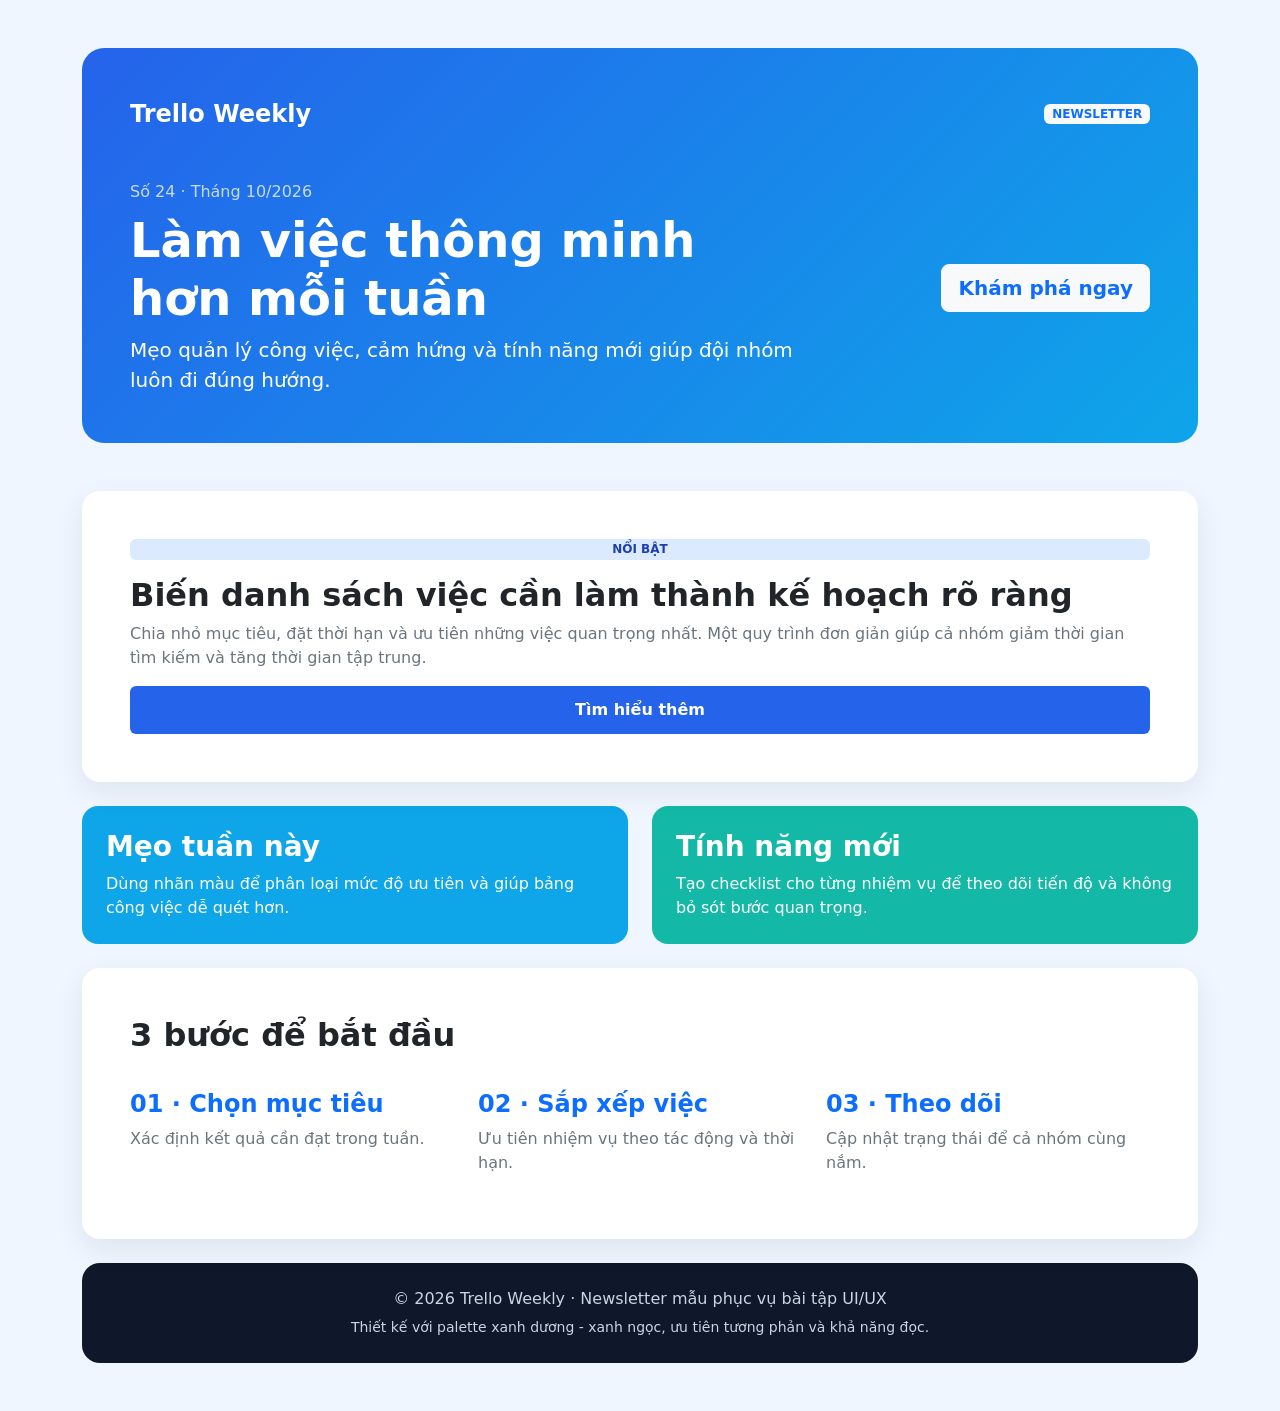
<file: newsletter-uiux/newsletter_version1.html>
<!doctype html>
<html lang="vi">
<head>
<meta charset="UTF-8"><meta name="viewport" content="width=device-width, initial-scale=1">
<title>Newsletter - Ocean Fresh</title>
<link href="https://cdn.jsdelivr.net/npm/bootstrap@5.3.3/dist/css/bootstrap.min.css" rel="stylesheet">
<style>
:root{--primary:#2563EB;--secondary:#0EA5E9;--accent:#14B8A6;--dark:#0F172A;--light:#EFF6FF}
body{background:var(--light);color:var(--dark);font-family:system-ui,-apple-system,"Segoe UI",sans-serif}
.hero{background:linear-gradient(135deg,var(--primary),var(--secondary));border-radius:22px}
.card{border:0;border-radius:18px;box-shadow:0 10px 30px rgba(15,23,42,.08)}
.feature{background:var(--secondary);color:white}.feature.alt{background:var(--accent)}
.btn-main{background:var(--primary);color:white;border:0;padding:.75rem 1.5rem;font-weight:700}.btn-main:hover{background:#1D4ED8;color:white}
.badge-soft{background:#DBEAFE;color:#1E40AF}
footer{background:var(--dark);color:#CBD5E1;border-radius:18px}
</style>
</head>
<body>
<div class="container py-4 py-md-5">
<header class="hero text-white p-4 p-md-5 mb-4 mb-md-5">
<div class="d-flex justify-content-between align-items-center mb-5"><strong class="fs-4">Trello Weekly</strong><span class="badge bg-light text-primary">NEWSLETTER</span></div>
<div class="row align-items-center"><div class="col-lg-8"><p class="mb-2 opacity-75">Số 24 · Tháng 10/2026</p><h1 class="display-5 fw-bold">Làm việc thông minh hơn mỗi tuần</h1><p class="lead mb-0">Mẹo quản lý công việc, cảm hứng và tính năng mới giúp đội nhóm luôn đi đúng hướng.</p></div><div class="col-lg-4 text-lg-end mt-4 mt-lg-0"><a class="btn btn-light btn-lg fw-bold text-primary" href="#content">Khám phá ngay</a></div></div>
</header>
<section id="content" class="card p-4 p-md-5 mb-4"><span class="badge badge-soft mb-3">NỔI BẬT</span><h2 class="fw-bold">Biến danh sách việc cần làm thành kế hoạch rõ ràng</h2><p class="text-secondary">Chia nhỏ mục tiêu, đặt thời hạn và ưu tiên những việc quan trọng nhất. Một quy trình đơn giản giúp cả nhóm giảm thời gian tìm kiếm và tăng thời gian tập trung.</p><a href="#" class="btn btn-main">Tìm hiểu thêm</a></section>
<section class="row g-4 mb-4">
<div class="col-md-6"><article class="feature h-100 p-4 rounded-4"><h3 class="fw-bold">Mẹo tuần này</h3><p class="mb-0">Dùng nhãn màu để phân loại mức độ ưu tiên và giúp bảng công việc dễ quét hơn.</p></article></div>
<div class="col-md-6"><article class="feature alt h-100 p-4 rounded-4"><h3 class="fw-bold">Tính năng mới</h3><p class="mb-0">Tạo checklist cho từng nhiệm vụ để theo dõi tiến độ và không bỏ sót bước quan trọng.</p></article></div>
</section>
<section class="card p-4 p-md-5 mb-4"><h2 class="fw-bold">3 bước để bắt đầu</h2><div class="row g-4 mt-1"><div class="col-md-4"><h4 class="fw-bold text-primary">01 · Chọn mục tiêu</h4><p class="text-secondary">Xác định kết quả cần đạt trong tuần.</p></div><div class="col-md-4"><h4 class="fw-bold text-primary">02 · Sắp xếp việc</h4><p class="text-secondary">Ưu tiên nhiệm vụ theo tác động và thời hạn.</p></div><div class="col-md-4"><h4 class="fw-bold text-primary">03 · Theo dõi</h4><p class="text-secondary">Cập nhật trạng thái để cả nhóm cùng nắm.</p></div></div></section>
<footer class="text-center p-4"><p class="mb-1">© 2026 Trello Weekly · Newsletter mẫu phục vụ bài tập UI/UX</p><small>Thiết kế với palette xanh dương - xanh ngọc, ưu tiên tương phản và khả năng đọc.</small></footer>
</div></body></html>
</file>
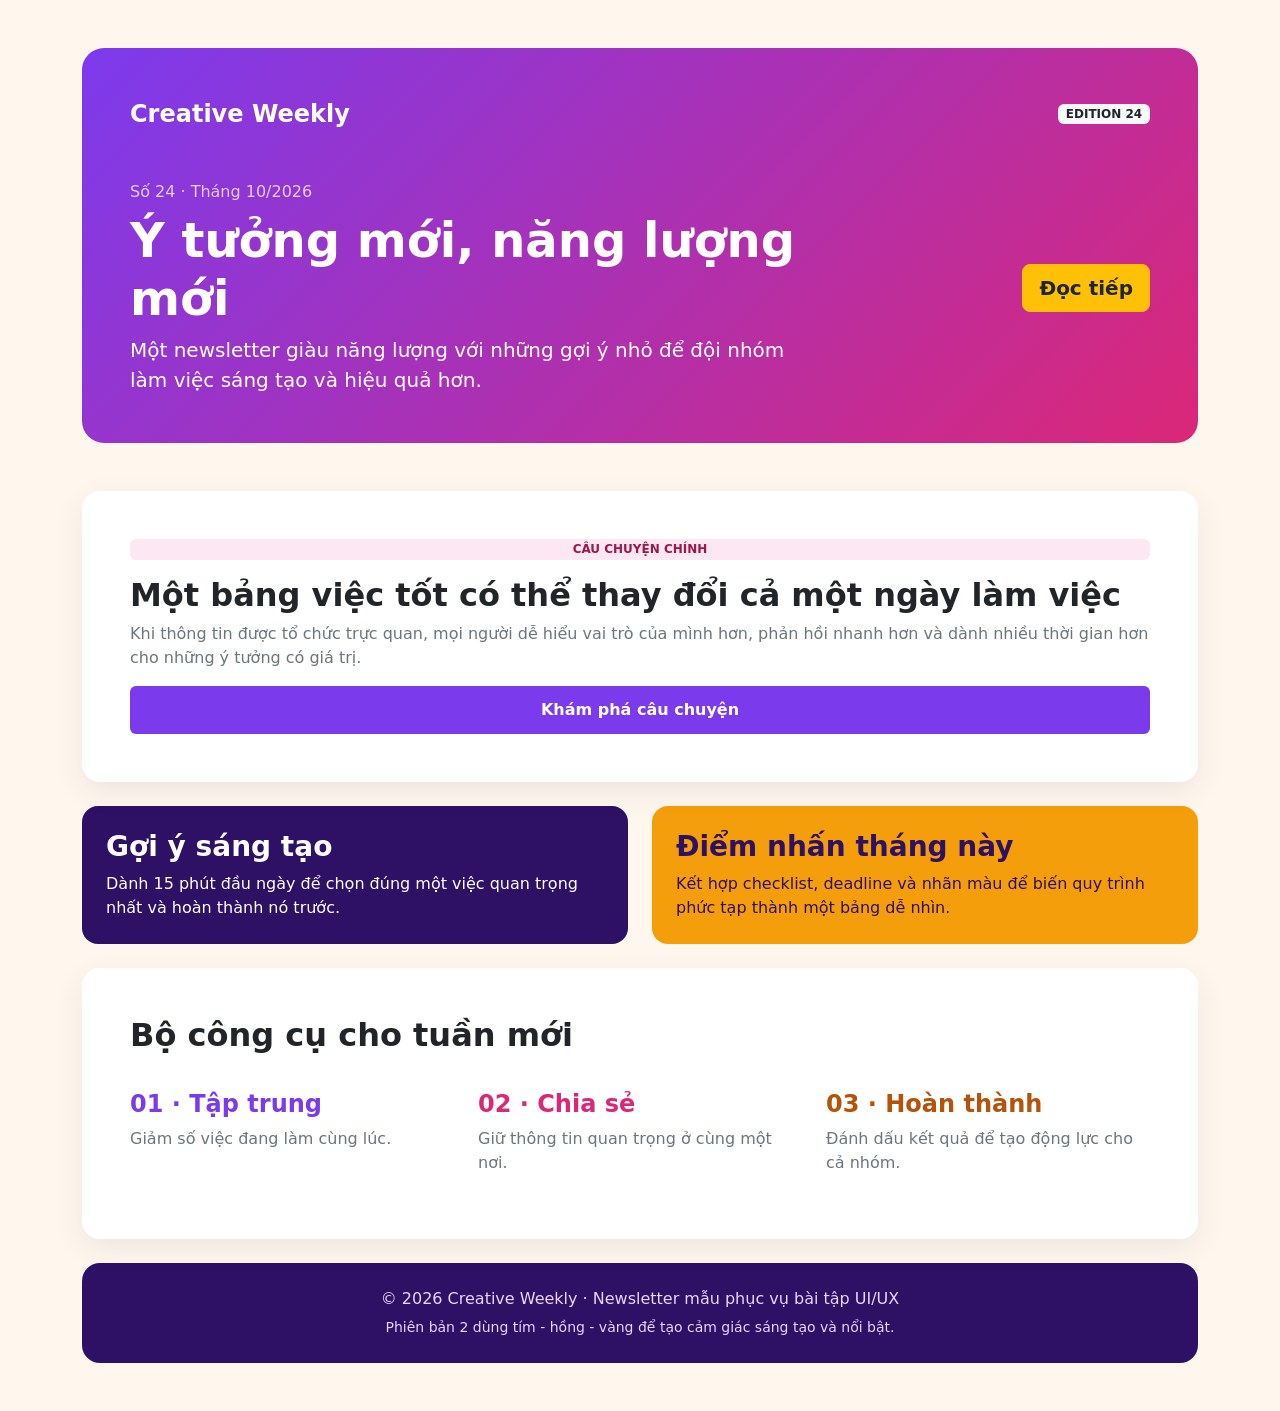
<file: newsletter-uiux/newsletter_version2.html>
<!doctype html>
<html lang="vi">
<head>
<meta charset="UTF-8"><meta name="viewport" content="width=device-width, initial-scale=1">
<title>Newsletter - Sunset Creative</title>
<link href="https://cdn.jsdelivr.net/npm/bootstrap@5.3.3/dist/css/bootstrap.min.css" rel="stylesheet">
<style>
:root{--primary:#7C3AED;--secondary:#DB2777;--accent:#F59E0B;--dark:#2E1065;--light:#FFF7ED}
body{background:var(--light);color:#29183B;font-family:system-ui,-apple-system,"Segoe UI",sans-serif}
.hero{background:linear-gradient(135deg,var(--primary),var(--secondary));border-radius:22px}
.card{border:0;border-radius:18px;box-shadow:0 10px 30px rgba(46,16,101,.08)}
.feature{background:var(--dark);color:white}.feature.alt{background:var(--accent);color:#2E1065}
.btn-main{background:var(--primary);color:white;border:0;padding:.75rem 1.5rem;font-weight:700}.btn-main:hover{background:#6D28D9;color:white}
.badge-soft{background:#FCE7F3;color:#9D174D}
footer{background:var(--dark);color:#E9D5FF;border-radius:18px}
</style>
</head>
<body>
<div class="container py-4 py-md-5">
<header class="hero text-white p-4 p-md-5 mb-4 mb-md-5">
<div class="d-flex justify-content-between align-items-center mb-5"><strong class="fs-4">Creative Weekly</strong><span class="badge bg-light text-dark">EDITION 24</span></div>
<div class="row align-items-center"><div class="col-lg-8"><p class="mb-2 opacity-75">Số 24 · Tháng 10/2026</p><h1 class="display-5 fw-bold">Ý tưởng mới, năng lượng mới</h1><p class="lead mb-0">Một newsletter giàu năng lượng với những gợi ý nhỏ để đội nhóm làm việc sáng tạo và hiệu quả hơn.</p></div><div class="col-lg-4 text-lg-end mt-4 mt-lg-0"><a class="btn btn-warning btn-lg fw-bold text-dark" href="#content">Đọc tiếp</a></div></div>
</header>
<section id="content" class="card p-4 p-md-5 mb-4"><span class="badge badge-soft mb-3">CÂU CHUYỆN CHÍNH</span><h2 class="fw-bold">Một bảng việc tốt có thể thay đổi cả một ngày làm việc</h2><p class="text-secondary">Khi thông tin được tổ chức trực quan, mọi người dễ hiểu vai trò của mình hơn, phản hồi nhanh hơn và dành nhiều thời gian hơn cho những ý tưởng có giá trị.</p><a href="#" class="btn btn-main">Khám phá câu chuyện</a></section>
<section class="row g-4 mb-4">
<div class="col-md-6"><article class="feature h-100 p-4 rounded-4"><h3 class="fw-bold">Gợi ý sáng tạo</h3><p class="mb-0">Dành 15 phút đầu ngày để chọn đúng một việc quan trọng nhất và hoàn thành nó trước.</p></article></div>
<div class="col-md-6"><article class="feature alt h-100 p-4 rounded-4"><h3 class="fw-bold">Điểm nhấn tháng này</h3><p class="mb-0">Kết hợp checklist, deadline và nhãn màu để biến quy trình phức tạp thành một bảng dễ nhìn.</p></article></div>
</section>
<section class="card p-4 p-md-5 mb-4"><h2 class="fw-bold">Bộ công cụ cho tuần mới</h2><div class="row g-4 mt-1"><div class="col-md-4"><h4 class="fw-bold" style="color:var(--primary)">01 · Tập trung</h4><p class="text-secondary">Giảm số việc đang làm cùng lúc.</p></div><div class="col-md-4"><h4 class="fw-bold" style="color:var(--secondary)">02 · Chia sẻ</h4><p class="text-secondary">Giữ thông tin quan trọng ở cùng một nơi.</p></div><div class="col-md-4"><h4 class="fw-bold" style="color:#B45309">03 · Hoàn thành</h4><p class="text-secondary">Đánh dấu kết quả để tạo động lực cho cả nhóm.</p></div></div></section>
<footer class="text-center p-4"><p class="mb-1">© 2026 Creative Weekly · Newsletter mẫu phục vụ bài tập UI/UX</p><small>Phiên bản 2 dùng tím - hồng - vàng để tạo cảm giác sáng tạo và nổi bật.</small></footer>
</div></body></html>
</file>
